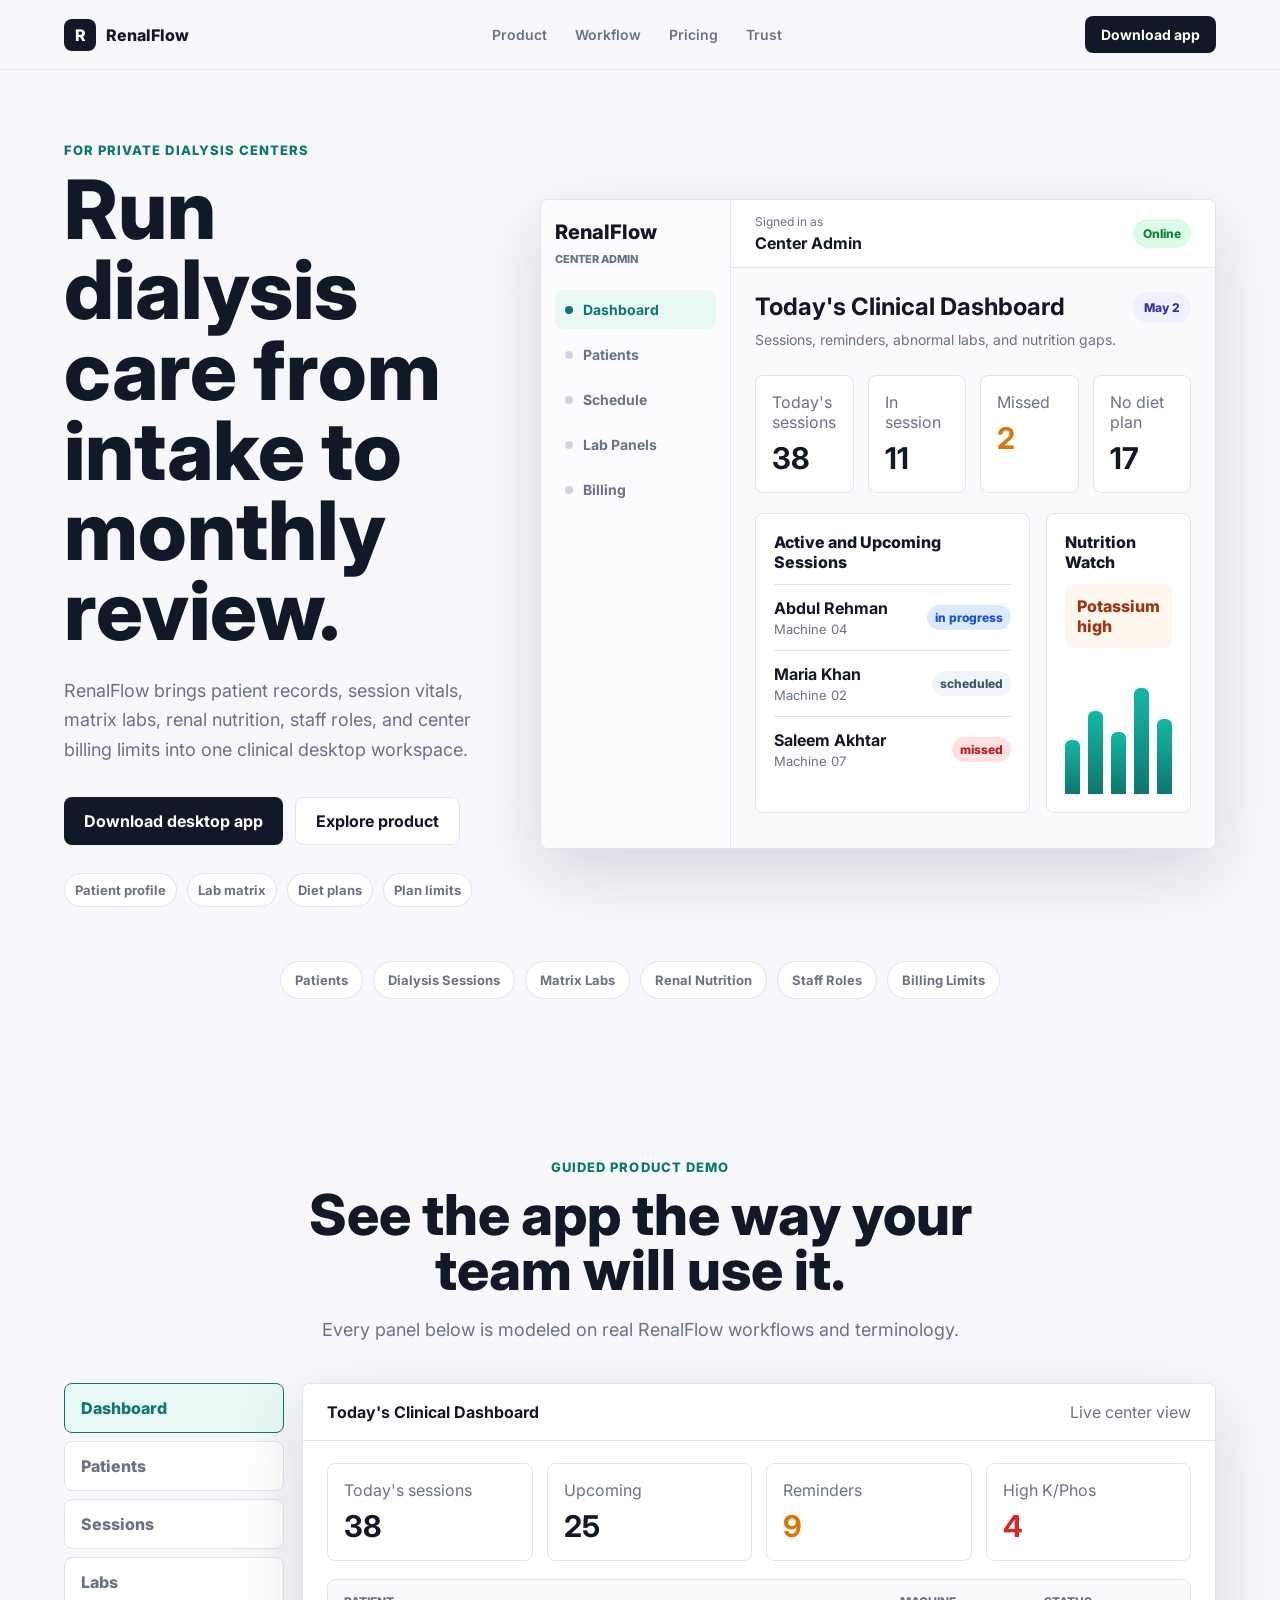
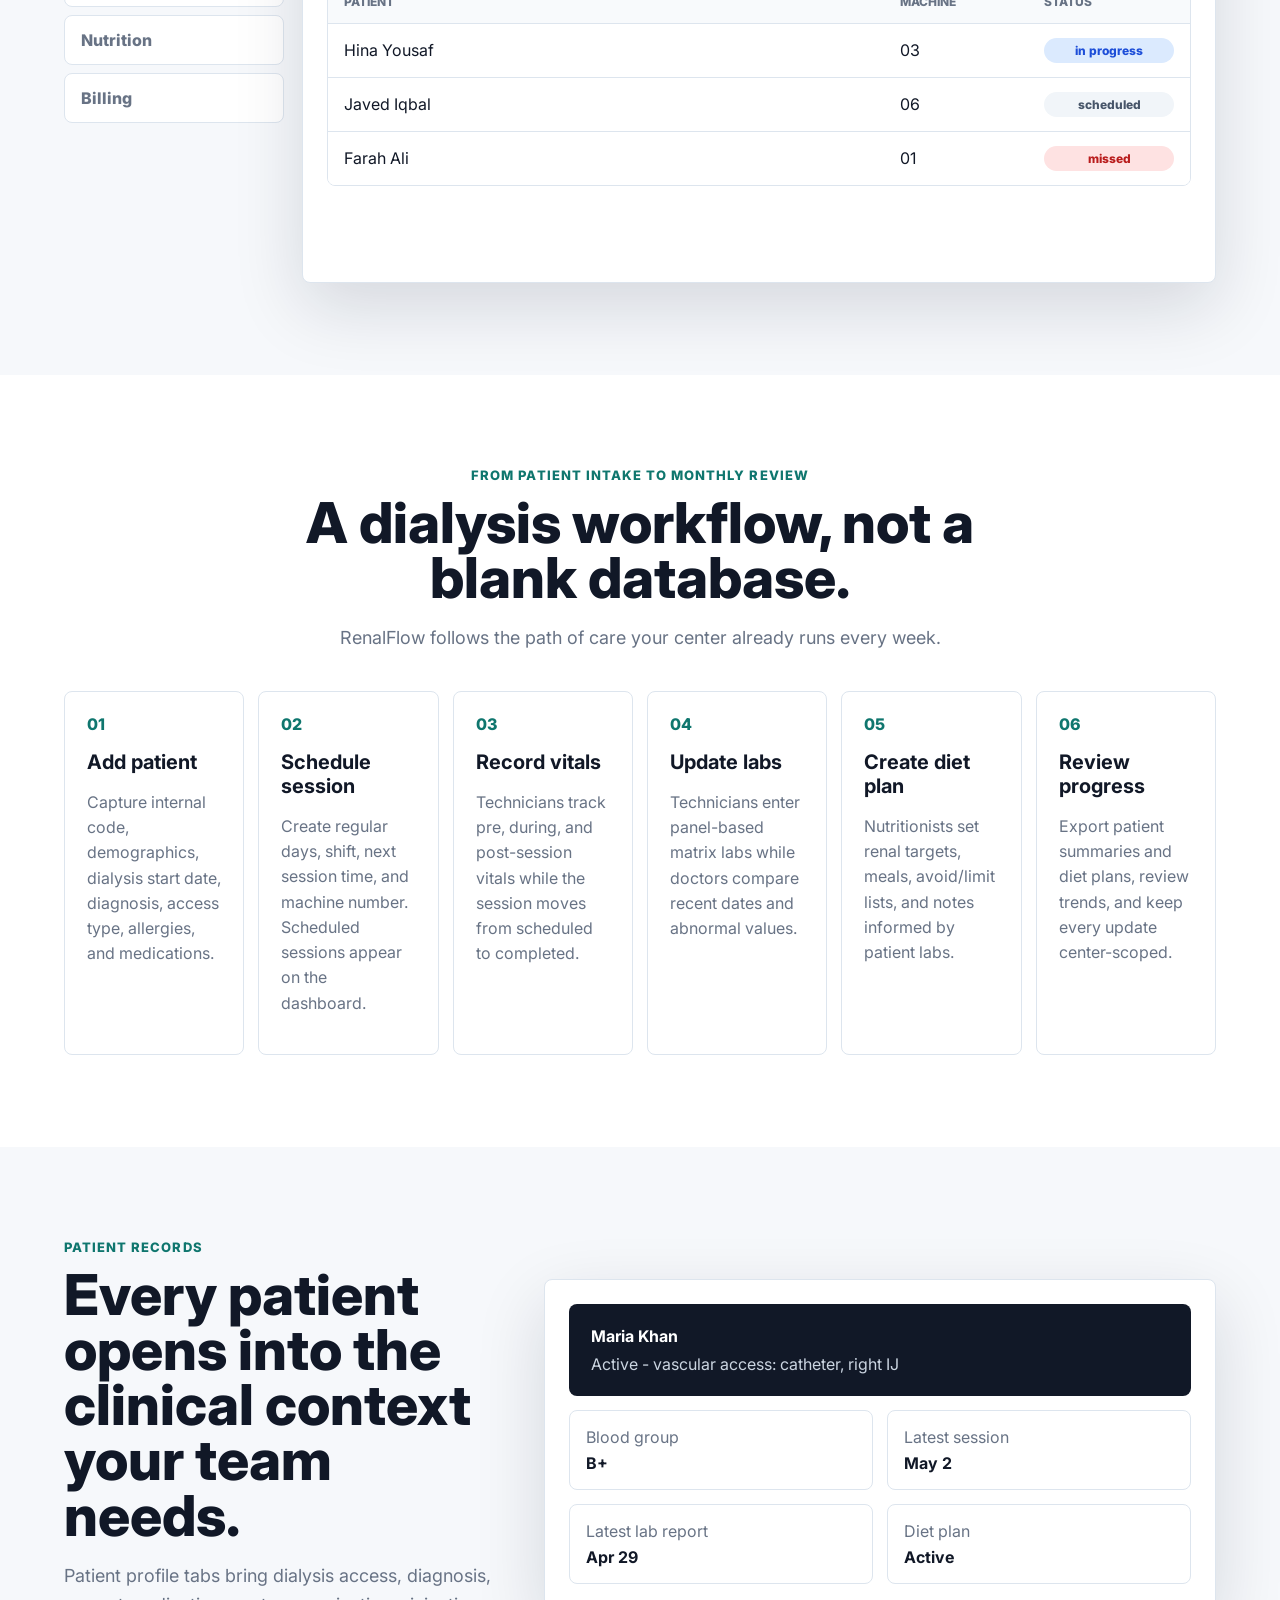
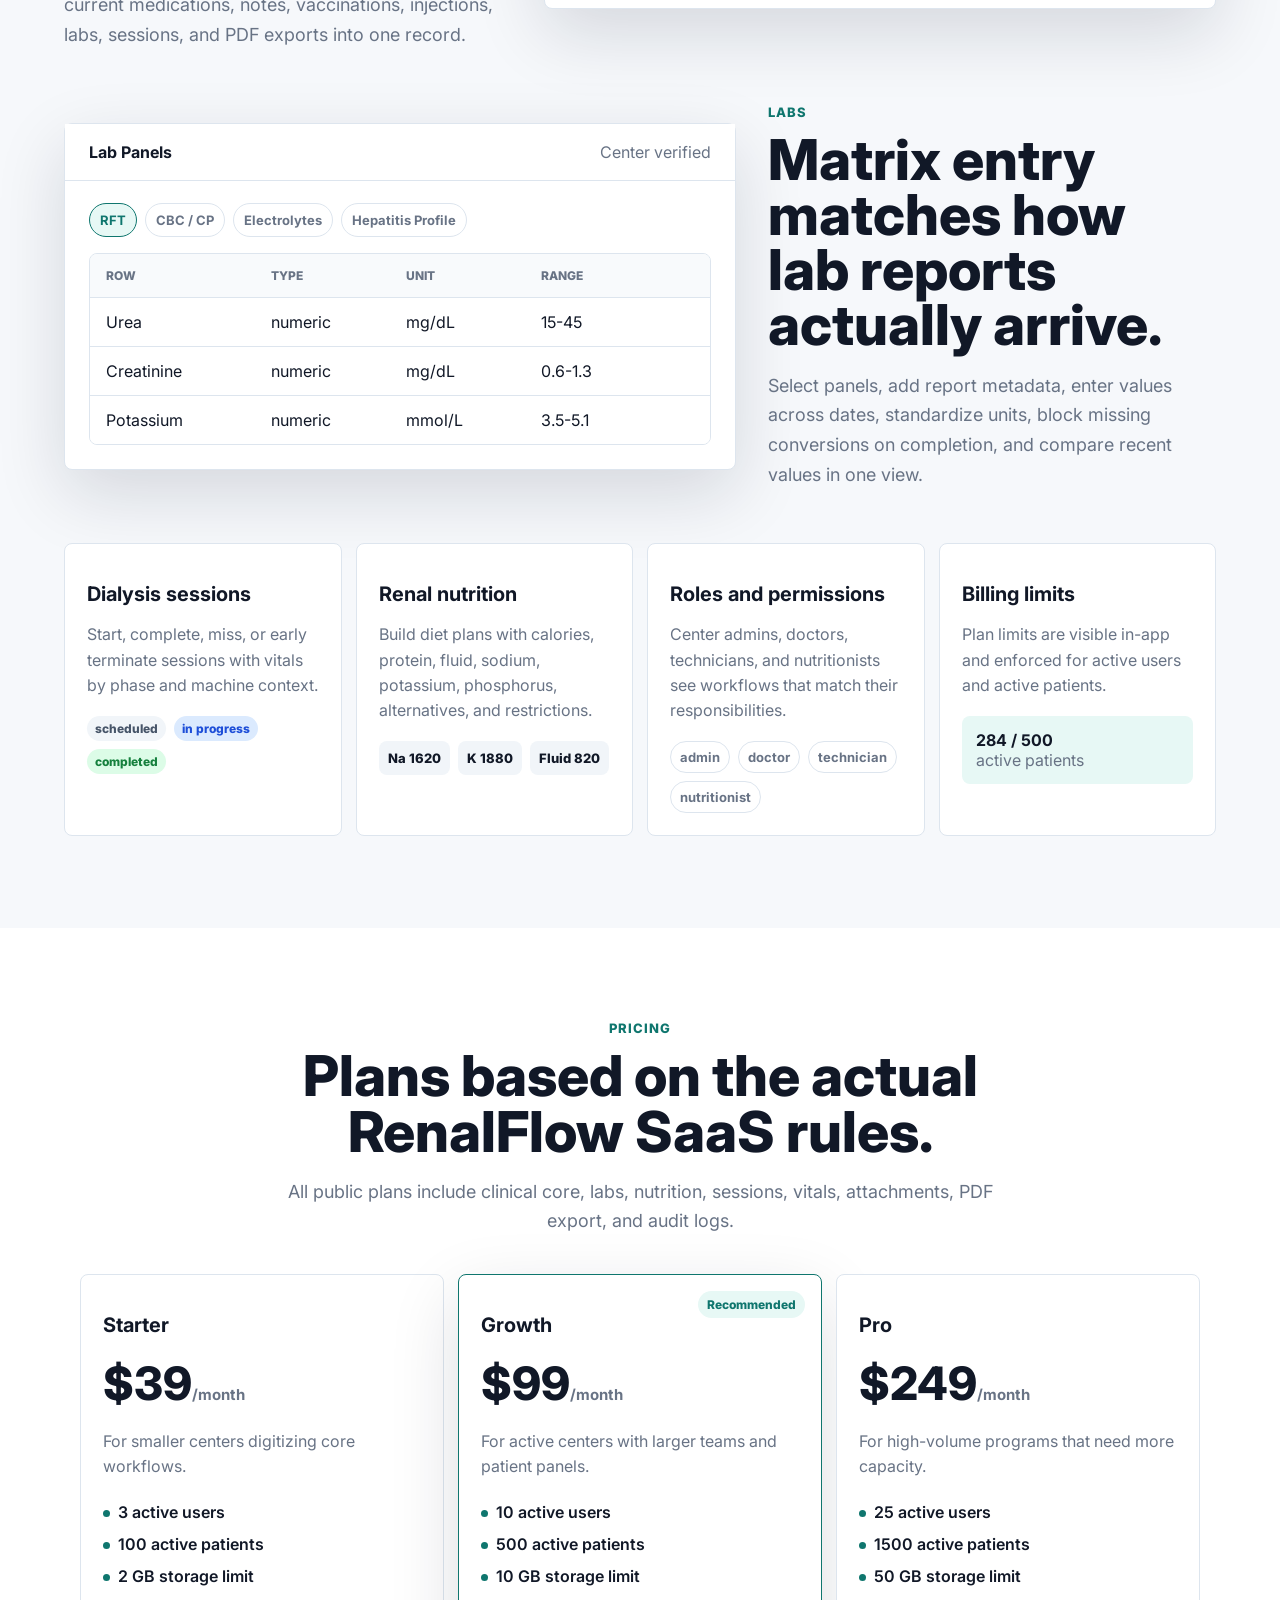
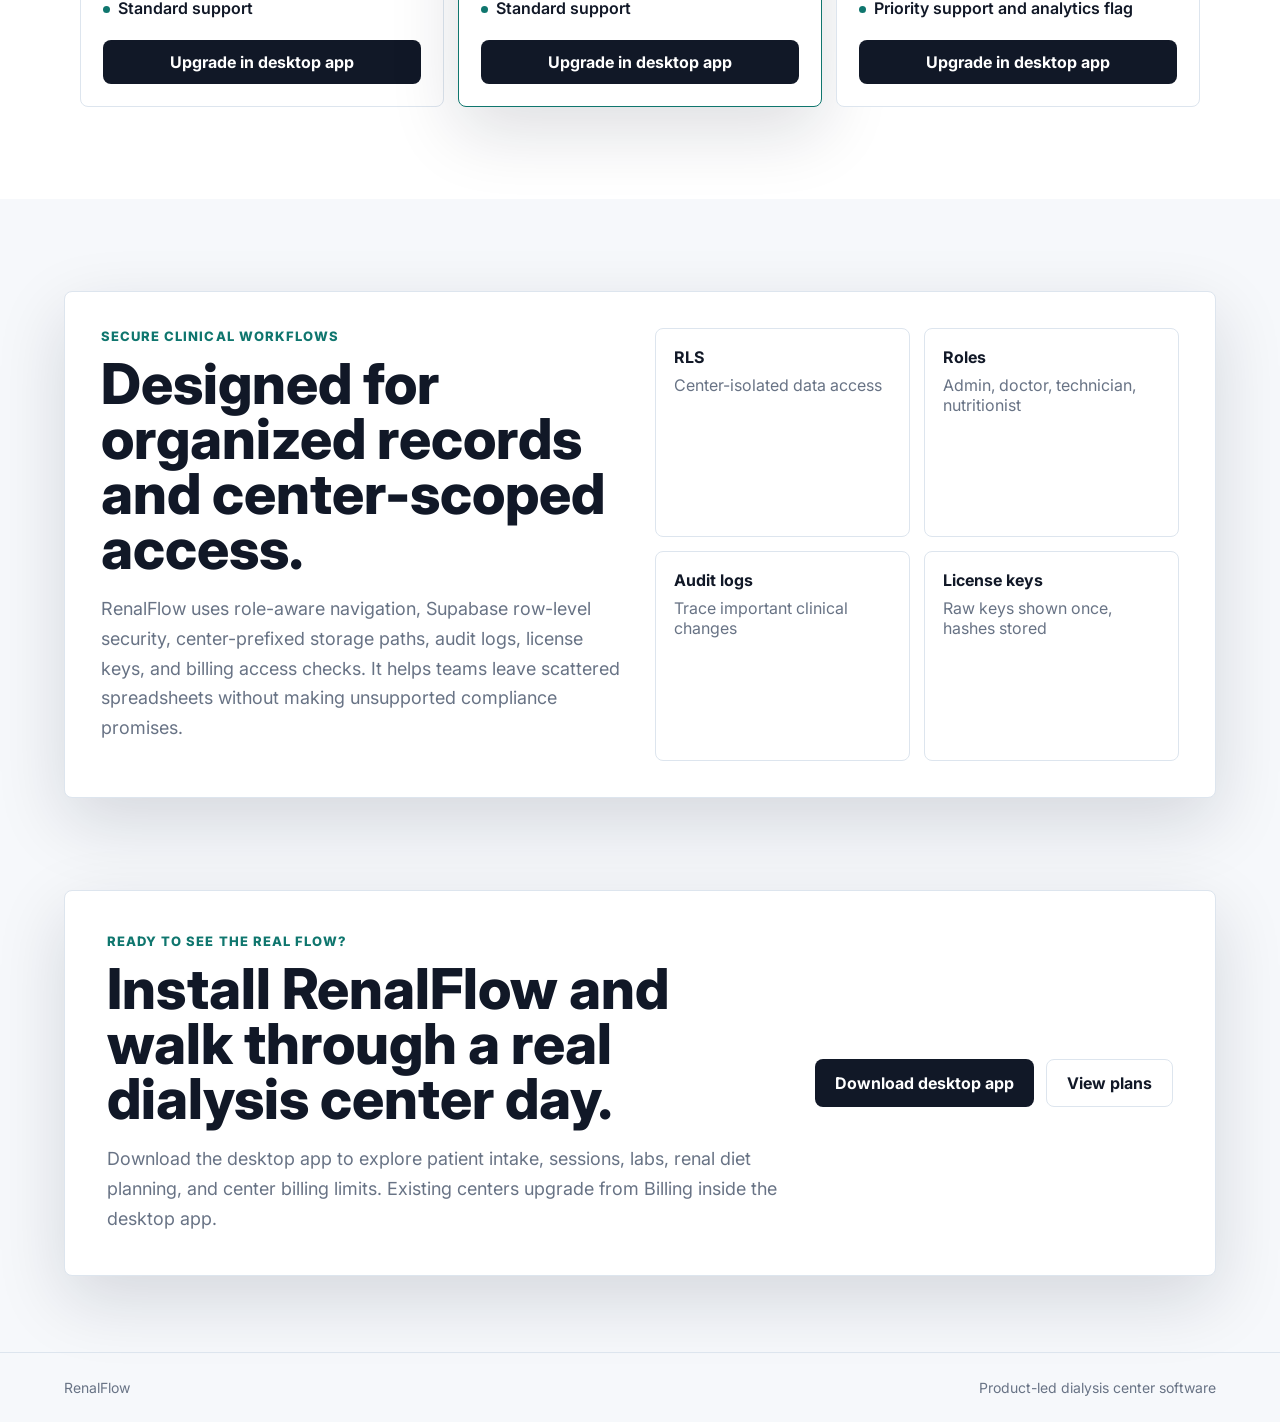
<file: index.html>
<!doctype html>
<html lang="en">
  <head>
    <meta charset="UTF-8" />
    <meta name="viewport" content="width=device-width, initial-scale=1.0" />
    <meta
      name="description"
      content="RenalFlow is product-led dialysis center software for patient records, dialysis sessions, matrix labs, nutrition planning, staff roles, and billing limits."
    />
    <title>RenalFlow | Dialysis Center Software</title>
    <link rel="preconnect" href="https://fonts.googleapis.com" />
    <link rel="preconnect" href="https://fonts.gstatic.com" crossorigin />
    <link href="https://fonts.googleapis.com/css2?family=Inter:wght@400;500;600;700;800&display=swap" rel="stylesheet" />
    <link rel="stylesheet" href="styles.css" />
  </head>
  <body>
    <header class="site-header">
      <a class="brand" href="#top" aria-label="RenalFlow home">
        <span class="brand-mark">R</span>
        <span>RenalFlow</span>
      </a>
      <nav class="nav-links" aria-label="Primary navigation">
        <a href="#product">Product</a>
        <a href="#workflow">Workflow</a>
        <a href="#pricing">Pricing</a>
        <a href="#trust">Trust</a>
      </nav>
      <a class="header-cta" href="downloads/RenalFlow-Setup.exe" download>Download app</a>
    </header>

    <main id="top">
      <section class="hero">
        <div class="hero-copy">
          <div class="eyebrow">For private dialysis centers</div>
          <h1>Run dialysis care from intake to monthly review.</h1>
          <p>
            RenalFlow brings patient records, session vitals, matrix labs, renal nutrition, staff roles,
            and center billing limits into one clinical desktop workspace.
          </p>
          <div class="hero-actions">
            <a class="button primary" href="downloads/RenalFlow-Setup.exe" download>Download desktop app</a>
            <a class="button secondary" href="#product">Explore product</a>
          </div>
          <div class="hero-proof" aria-label="Product highlights">
            <span>Patient profile</span>
            <span>Lab matrix</span>
            <span>Diet plans</span>
            <span>Plan limits</span>
          </div>
        </div>

        <div class="hero-product" aria-label="RenalFlow dashboard mock interface">
          <div class="app-shell">
            <aside class="app-sidebar">
              <div class="app-logo">RenalFlow</div>
              <div class="role-pill">center admin</div>
              <div class="side-item active"><span></span>Dashboard</div>
              <div class="side-item"><span></span>Patients</div>
              <div class="side-item"><span></span>Schedule</div>
              <div class="side-item"><span></span>Lab Panels</div>
              <div class="side-item"><span></span>Billing</div>
            </aside>
            <section class="app-main">
              <div class="app-topbar">
                <div>
                  <small>Signed in as</small>
                  <strong>Center Admin</strong>
                </div>
                <span class="status-online">Online</span>
              </div>
              <div class="screen-heading">
                <div>
                  <h2>Today's Clinical Dashboard</h2>
                  <p>Sessions, reminders, abnormal labs, and nutrition gaps.</p>
                </div>
                <span class="date-chip">May 2</span>
              </div>
              <div class="metric-grid">
                <div class="metric-card"><span>Today's sessions</span><strong>38</strong></div>
                <div class="metric-card"><span>In session</span><strong>11</strong></div>
                <div class="metric-card warn"><span>Missed</span><strong>2</strong></div>
                <div class="metric-card"><span>No diet plan</span><strong>17</strong></div>
              </div>
              <div class="dashboard-panels">
                <div class="panel wide">
                  <div class="panel-title">Active and Upcoming Sessions</div>
                  <div class="session-row">
                    <div><strong>Abdul Rehman</strong><span>Machine 04</span></div>
                    <em class="badge blue">in progress</em>
                  </div>
                  <div class="session-row">
                    <div><strong>Maria Khan</strong><span>Machine 02</span></div>
                    <em class="badge neutral">scheduled</em>
                  </div>
                  <div class="session-row">
                    <div><strong>Saleem Akhtar</strong><span>Machine 07</span></div>
                    <em class="badge danger">missed</em>
                  </div>
                </div>
                <div class="panel">
                  <div class="panel-title">Nutrition Watch</div>
                  <div class="lab-alert">Potassium high</div>
                  <div class="mini-chart">
                    <span style="height: 42%"></span>
                    <span style="height: 64%"></span>
                    <span style="height: 48%"></span>
                    <span style="height: 82%"></span>
                    <span style="height: 58%"></span>
                  </div>
                </div>
              </div>
            </section>
          </div>
        </div>
      </section>

      <section class="logos" aria-label="RenalFlow product areas">
        <span>Patients</span>
        <span>Dialysis Sessions</span>
        <span>Matrix Labs</span>
        <span>Renal Nutrition</span>
        <span>Staff Roles</span>
        <span>Billing Limits</span>
      </section>

      <section class="section product-tour" id="product">
        <div class="section-heading">
          <div class="eyebrow">Guided product demo</div>
          <h2>See the app the way your team will use it.</h2>
          <p>Every panel below is modeled on real RenalFlow workflows and terminology.</p>
        </div>

        <div class="tour-layout">
          <div class="tour-tabs" role="tablist" aria-label="Product workflow tabs">
            <button class="tour-tab active" data-tour="dashboard" type="button">Dashboard</button>
            <button class="tour-tab" data-tour="patients" type="button">Patients</button>
            <button class="tour-tab" data-tour="sessions" type="button">Sessions</button>
            <button class="tour-tab" data-tour="labs" type="button">Labs</button>
            <button class="tour-tab" data-tour="nutrition" type="button">Nutrition</button>
            <button class="tour-tab" data-tour="billing" type="button">Billing</button>
          </div>

          <div class="tour-screen" data-active-tour="dashboard">
            <article class="tour-panel active" data-panel="dashboard">
              <div class="mock-toolbar">
                <strong>Today's Clinical Dashboard</strong>
                <span>Live center view</span>
              </div>
              <div class="mock-grid four">
                <div class="mini-stat"><span>Today's sessions</span><strong>38</strong></div>
                <div class="mini-stat"><span>Upcoming</span><strong>25</strong></div>
                <div class="mini-stat amber"><span>Reminders</span><strong>9</strong></div>
                <div class="mini-stat red"><span>High K/Phos</span><strong>4</strong></div>
              </div>
              <div class="mock-table">
                <div class="table-row head"><span>Patient</span><span>Machine</span><span>Status</span></div>
                <div class="table-row"><span>Hina Yousaf</span><span>03</span><span class="badge blue">in progress</span></div>
                <div class="table-row"><span>Javed Iqbal</span><span>06</span><span class="badge neutral">scheduled</span></div>
                <div class="table-row"><span>Farah Ali</span><span>01</span><span class="badge danger">missed</span></div>
              </div>
            </article>

            <article class="tour-panel" data-panel="patients">
              <div class="mock-toolbar">
                <strong>Patient Profile</strong>
                <span>Code RF-2048</span>
              </div>
              <div class="patient-header-card">
                <div>
                  <strong>Abdul Rehman</strong>
                  <span>Active patient - AV fistula, left arm</span>
                </div>
                <button>Export PDF</button>
              </div>
              <div class="mock-grid three">
                <div class="info-card"><span>Diagnosis</span><strong>ESRD on maintenance HD</strong></div>
                <div class="info-card"><span>Dialysis start</span><strong>2024-10-18</strong></div>
                <div class="info-card"><span>Latest lab</span><strong>2026-04-29</strong></div>
              </div>
              <div class="note-card">Doctor note: Review fluid restriction after next post-session weight trend.</div>
            </article>

            <article class="tour-panel" data-panel="sessions">
              <div class="mock-toolbar">
                <strong>Dialysis Sessions</strong>
                <span>Created from Schedule</span>
              </div>
              <div class="session-flow">
                <span class="flow-step done">Scheduled</span>
                <span class="flow-step active">In progress</span>
                <span class="flow-step">Completed</span>
              </div>
              <div class="vitals-grid">
                <div><span>Phase</span><strong>during</strong></div>
                <div><span>BP</span><strong>142/88</strong></div>
                <div><span>Pulse</span><strong>84</strong></div>
                <div><span>Sugar</span><strong>126</strong></div>
                <div><span>SpO2</span><strong>98</strong></div>
              </div>
              <div class="session-actions"><button>Complete Session</button><button class="muted">Early terminate</button></div>
            </article>

            <article class="tour-panel" data-panel="labs">
              <div class="mock-toolbar">
                <strong>Matrix Lab Report</strong>
                <span>RFT + Electrolytes</span>
              </div>
              <div class="matrix-table">
                <div class="matrix-row head"><span>Test</span><span>Unit</span><span>Apr 01</span><span>Apr 15</span><span>Apr 29</span></div>
                <div class="matrix-row"><span>Creatinine</span><span>mg/dL</span><span>7.1</span><span>7.8</span><span class="cell-high">8.2</span></div>
                <div class="matrix-row"><span>Potassium</span><span>mmol/L</span><span>4.9</span><span>5.2</span><span class="cell-high">5.8</span></div>
                <div class="matrix-row"><span>Albumin</span><span>g/dL</span><span>3.8</span><span>3.7</span><span>3.9</span></div>
                <div class="matrix-row"><span>Hemoglobin</span><span>g/dL</span><span>10.2</span><span>10.6</span><span>10.4</span></div>
              </div>
            </article>

            <article class="tour-panel" data-panel="nutrition">
              <div class="mock-toolbar">
                <strong>Nutrition</strong>
                <span>Active renal diet plan</span>
              </div>
              <div class="nutrition-targets">
                <div><span>Fluid</span><strong>900 mL/day</strong></div>
                <div><span>Sodium</span><strong>1800 mg/day</strong></div>
                <div><span>Potassium</span><strong>2000 mg/day</strong></div>
                <div><span>Phosphorus</span><strong>900 mg/day</strong></div>
              </div>
              <div class="meal-list">
                <div><strong>08:00 Breakfast</strong><span>Egg white, toast, measured tea</span></div>
                <div><strong>13:30 Lunch</strong><span>Chicken, rice, low potassium vegetables</span></div>
                <div><strong>Avoid / Limit</strong><span>Banana, cola drinks, high sodium pickles</span></div>
              </div>
            </article>

            <article class="tour-panel" data-panel="billing">
              <div class="mock-toolbar">
                <strong>Billing</strong>
                <span>Center admin only</span>
              </div>
              <div class="billing-status">
                <div><span>Plan</span><strong>Growth</strong></div>
                <div><span>Status</span><strong>trialing</strong></div>
                <div><span>Users</span><strong>6 / 10</strong></div>
                <div><span>Patients</span><strong>284 / 500</strong></div>
              </div>
              <div class="usage-bar"><span style="width: 57%"></span></div>
              <div class="license-card">License key prefix: RF-9K2A - raw keys are shown once.</div>
            </article>
          </div>
        </div>
      </section>

      <section class="section workflow" id="workflow">
        <div class="section-heading">
          <div class="eyebrow">From patient intake to monthly review</div>
          <h2>A dialysis workflow, not a blank database.</h2>
          <p>RenalFlow follows the path of care your center already runs every week.</p>
        </div>
        <div class="timeline">
          <article>
            <span>01</span>
            <h3>Add patient</h3>
            <p>Capture internal code, demographics, dialysis start date, diagnosis, access type, allergies, and medications.</p>
          </article>
          <article>
            <span>02</span>
            <h3>Schedule session</h3>
            <p>Create regular days, shift, next session time, and machine number. Scheduled sessions appear on the dashboard.</p>
          </article>
          <article>
            <span>03</span>
            <h3>Record vitals</h3>
            <p>Technicians track pre, during, and post-session vitals while the session moves from scheduled to completed.</p>
          </article>
          <article>
            <span>04</span>
            <h3>Update labs</h3>
            <p>Technicians enter panel-based matrix labs while doctors compare recent dates and abnormal values.</p>
          </article>
          <article>
            <span>05</span>
            <h3>Create diet plan</h3>
            <p>Nutritionists set renal targets, meals, avoid/limit lists, and notes informed by patient labs.</p>
          </article>
          <article>
            <span>06</span>
            <h3>Review progress</h3>
            <p>Export patient summaries and diet plans, review trends, and keep every update center-scoped.</p>
          </article>
        </div>
      </section>

      <section class="section showcases">
        <div class="showcase">
          <div class="showcase-copy">
            <div class="eyebrow">Patient records</div>
            <h2>Every patient opens into the clinical context your team needs.</h2>
            <p>
              Patient profile tabs bring dialysis access, diagnosis, current medications, notes, vaccinations,
              injections, labs, sessions, and PDF exports into one record.
            </p>
          </div>
          <div class="patient-mock">
            <div class="patient-banner">
              <strong>Maria Khan</strong>
              <span>Active - vascular access: catheter, right IJ</span>
            </div>
            <div class="patient-cards">
              <div><span>Blood group</span><strong>B+</strong></div>
              <div><span>Latest session</span><strong>May 2</strong></div>
              <div><span>Latest lab report</span><strong>Apr 29</strong></div>
              <div><span>Diet plan</span><strong>Active</strong></div>
            </div>
          </div>
        </div>

        <div class="showcase reverse">
          <div class="lab-mock">
            <div class="mock-toolbar">
              <strong>Lab Panels</strong>
              <span>Center verified</span>
            </div>
            <div class="panel-picker">
              <span class="selected">RFT</span>
              <span>CBC / CP</span>
              <span>Electrolytes</span>
              <span>Hepatitis Profile</span>
            </div>
            <div class="matrix-table compact">
              <div class="matrix-row head"><span>Row</span><span>Type</span><span>Unit</span><span>Range</span></div>
              <div class="matrix-row"><span>Urea</span><span>numeric</span><span>mg/dL</span><span>15-45</span></div>
              <div class="matrix-row"><span>Creatinine</span><span>numeric</span><span>mg/dL</span><span>0.6-1.3</span></div>
              <div class="matrix-row"><span>Potassium</span><span>numeric</span><span>mmol/L</span><span>3.5-5.1</span></div>
            </div>
          </div>
          <div class="showcase-copy">
            <div class="eyebrow">Labs</div>
            <h2>Matrix entry matches how lab reports actually arrive.</h2>
            <p>
              Select panels, add report metadata, enter values across dates, standardize units,
              block missing conversions on completion, and compare recent values in one view.
            </p>
          </div>
        </div>

        <div class="feature-grid">
          <article>
            <h3>Dialysis sessions</h3>
            <p>Start, complete, miss, or early terminate sessions with vitals by phase and machine context.</p>
            <div class="mini-ui">
              <span class="badge neutral">scheduled</span>
              <span class="badge blue">in progress</span>
              <span class="badge good">completed</span>
            </div>
          </article>
          <article>
            <h3>Renal nutrition</h3>
            <p>Build diet plans with calories, protein, fluid, sodium, potassium, phosphorus, alternatives, and restrictions.</p>
            <div class="mini-ui nutrient">
              <span>Na 1620</span>
              <span>K 1880</span>
              <span>Fluid 820</span>
            </div>
          </article>
          <article>
            <h3>Roles and permissions</h3>
            <p>Center admins, doctors, technicians, and nutritionists see workflows that match their responsibilities.</p>
            <div class="role-list"><span>admin</span><span>doctor</span><span>technician</span><span>nutritionist</span></div>
          </article>
          <article>
            <h3>Billing limits</h3>
            <p>Plan limits are visible in-app and enforced for active users and active patients.</p>
            <div class="limit-card"><strong>284 / 500</strong><span>active patients</span></div>
          </article>
        </div>
      </section>

      <section class="section pricing" id="pricing">
        <div class="section-heading">
          <div class="eyebrow">Pricing</div>
          <h2>Plans based on the actual RenalFlow SaaS rules.</h2>
          <p>All public plans include clinical core, labs, nutrition, sessions, vitals, attachments, PDF export, and audit logs.</p>
        </div>
        <div class="pricing-grid">
          <article class="price-card">
            <h3>Starter</h3>
            <div class="price">$39<span>/month</span></div>
            <p>For smaller centers digitizing core workflows.</p>
            <ul>
              <li>3 active users</li>
              <li>100 active patients</li>
              <li>2 GB storage limit</li>
              <li>Standard support</li>
            </ul>
            <a href="#cta">Upgrade in desktop app</a>
          </article>
          <article class="price-card featured">
            <div class="recommended">Recommended</div>
            <h3>Growth</h3>
            <div class="price">$99<span>/month</span></div>
            <p>For active centers with larger teams and patient panels.</p>
            <ul>
              <li>10 active users</li>
              <li>500 active patients</li>
              <li>10 GB storage limit</li>
              <li>Standard support</li>
            </ul>
            <a href="#cta">Upgrade in desktop app</a>
          </article>
          <article class="price-card">
            <h3>Pro</h3>
            <div class="price">$249<span>/month</span></div>
            <p>For high-volume programs that need more capacity.</p>
            <ul>
              <li>25 active users</li>
              <li>1500 active patients</li>
              <li>50 GB storage limit</li>
              <li>Priority support and analytics flag</li>
            </ul>
            <a href="#cta">Upgrade in desktop app</a>
          </article>
        </div>
      </section>

      <section class="section trust" id="trust">
        <div class="trust-card">
          <div>
            <div class="eyebrow">Secure clinical workflows</div>
            <h2>Designed for organized records and center-scoped access.</h2>
            <p>
              RenalFlow uses role-aware navigation, Supabase row-level security, center-prefixed storage paths,
              audit logs, license keys, and billing access checks. It helps teams leave scattered spreadsheets
              without making unsupported compliance promises.
            </p>
          </div>
          <div class="trust-grid">
            <div><strong>RLS</strong><span>Center-isolated data access</span></div>
            <div><strong>Roles</strong><span>Admin, doctor, technician, nutritionist</span></div>
            <div><strong>Audit logs</strong><span>Trace important clinical changes</span></div>
            <div><strong>License keys</strong><span>Raw keys shown once, hashes stored</span></div>
          </div>
        </div>
      </section>

      <section class="final-cta" id="cta">
        <div>
          <div class="eyebrow">Ready to see the real flow?</div>
          <h2>Install RenalFlow and walk through a real dialysis center day.</h2>
          <p>Download the desktop app to explore patient intake, sessions, labs, renal diet planning, and center billing limits. Existing centers upgrade from Billing inside the desktop app.</p>
        </div>
        <div class="cta-actions">
          <a class="button primary" href="downloads/RenalFlow-Setup.exe" download>Download desktop app</a>
          <a class="button secondary" href="#pricing">View plans</a>
        </div>
      </section>
    </main>

    <footer class="footer">
      <span>RenalFlow</span>
      <span>Product-led dialysis center software</span>
    </footer>

    <script src="script.js"></script>
  </body>
</html>
</file>
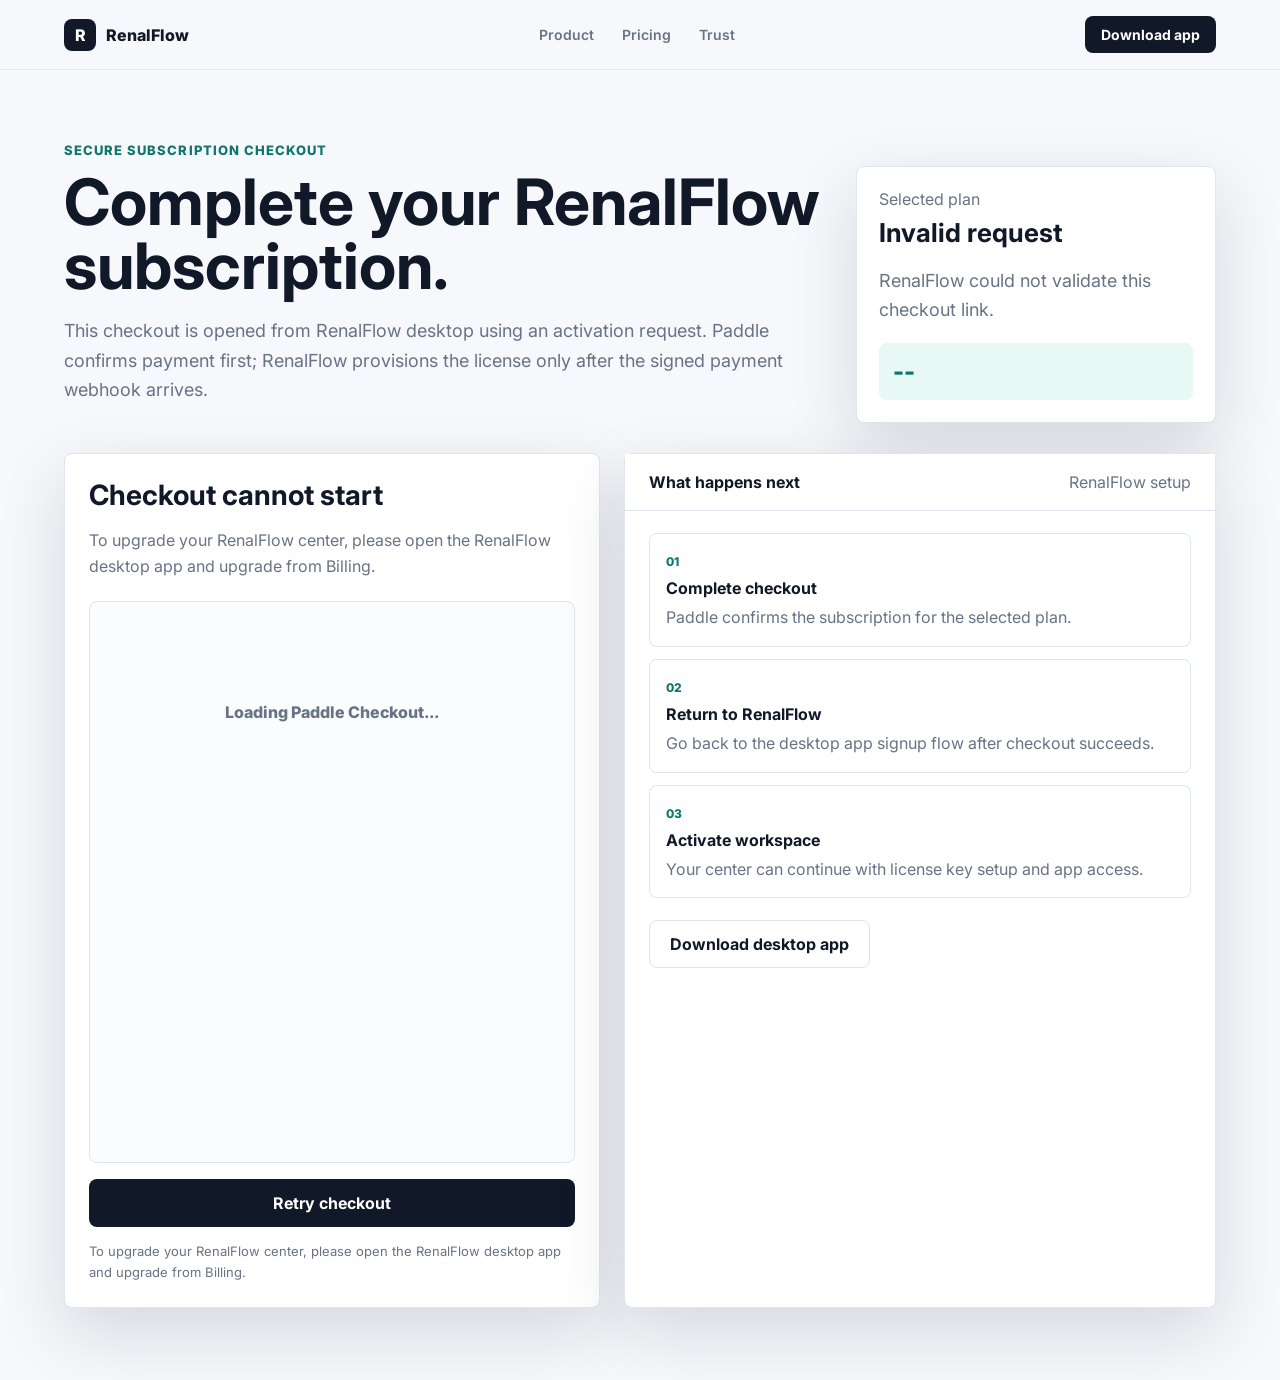
<file: paddle-checkout/index.html>
<!doctype html>
<html lang="en">
  <head>
    <meta charset="UTF-8" />
    <meta name="viewport" content="width=device-width, initial-scale=1.0" />
    <meta name="description" content="RenalFlow Paddle checkout for desktop app subscription plans." />
    <title>RenalFlow Checkout</title>
    <link rel="preconnect" href="https://fonts.googleapis.com" />
    <link rel="preconnect" href="https://fonts.gstatic.com" crossorigin />
    <link href="https://fonts.googleapis.com/css2?family=Inter:wght@400;500;600;700;800&display=swap" rel="stylesheet" />
    <link rel="stylesheet" href="../styles.css" />
    <script src="https://cdn.paddle.com/paddle/v2/paddle.js"></script>
  </head>
  <body class="checkout-body">
    <header class="site-header">
      <a class="brand" href="../index.html" aria-label="RenalFlow home">
        <span class="brand-mark">R</span>
        <span>RenalFlow</span>
      </a>
      <nav class="nav-links" aria-label="Checkout navigation">
        <a href="../index.html#product">Product</a>
        <a href="../index.html#pricing">Pricing</a>
        <a href="../index.html#trust">Trust</a>
      </nav>
      <a class="header-cta" href="../downloads/RenalFlow-Setup.exe" download>Download app</a>
    </header>

    <main class="checkout-page">
      <section class="checkout-hero">
        <div>
          <div class="eyebrow">Secure subscription checkout</div>
          <h1>Complete your RenalFlow subscription.</h1>
          <p>
            This checkout is opened from RenalFlow desktop using an activation request. Paddle confirms payment first;
            RenalFlow provisions the license only after the signed payment webhook arrives.
          </p>
        </div>

        <aside class="checkout-summary" aria-label="Selected RenalFlow plan">
          <span>Selected plan</span>
          <strong id="selected-plan-name">Loading</strong>
          <p id="selected-plan-details">Checking the selected plan and activation request.</p>
          <div class="checkout-price" id="selected-plan-price">...</div>
        </aside>
      </section>

      <section class="checkout-layout">
        <div class="checkout-card">
          <h2 id="checkout-card-title">Preparing checkout...</h2>
          <p id="checkout-card-copy">
            RenalFlow is validating your activation request before opening Paddle Checkout.
          </p>

          <div class="checkout-frame-shell">
            <div id="paddle-checkout-frame" class="paddle-checkout-frame">
              <div class="checkout-loading">Loading Paddle Checkout...</div>
            </div>
          </div>

          <button class="button primary checkout-button" id="open-checkout" type="button">Retry checkout</button>
          <p class="checkout-note" id="checkout-message">
            Keep this page open until Paddle confirms the subscription.
          </p>
        </div>

        <div class="checkout-product-card">
          <div class="mock-toolbar">
            <strong>What happens next</strong>
            <span>RenalFlow setup</span>
          </div>
          <div class="checkout-steps">
            <div><span>01</span><strong>Complete checkout</strong><p>Paddle confirms the subscription for the selected plan.</p></div>
            <div><span>02</span><strong>Return to RenalFlow</strong><p>Go back to the desktop app signup flow after checkout succeeds.</p></div>
            <div><span>03</span><strong>Activate workspace</strong><p>Your center can continue with license key setup and app access.</p></div>
          </div>
          <a class="button secondary" href="../downloads/RenalFlow-Setup.exe" download>Download desktop app</a>
        </div>
      </section>
    </main>

    <script src="checkout.js"></script>
  </body>
</html>
</file>
<file: styles.css>
:root {
  --ink: #111827;
  --muted: #687385;
  --line: #dde5ee;
  --surface: #f6f8fb;
  --panel: #ffffff;
  --teal: #0f766e;
  --teal-2: #14b8a6;
  --blue: #2563eb;
  --amber: #d97706;
  --red: #dc2626;
  --green: #16a34a;
  --shadow: 0 24px 70px rgba(17, 24, 39, 0.14);
  --radius: 8px;
}

* {
  box-sizing: border-box;
}

html {
  scroll-behavior: smooth;
}

body {
  margin: 0;
  background: var(--surface);
  color: var(--ink);
  font-family: Inter, system-ui, -apple-system, BlinkMacSystemFont, "Segoe UI", sans-serif;
  letter-spacing: 0;
}

a {
  color: inherit;
  text-decoration: none;
}

button,
input {
  font: inherit;
}

.site-header {
  position: sticky;
  top: 0;
  z-index: 20;
  display: flex;
  align-items: center;
  justify-content: space-between;
  padding: 16px clamp(20px, 5vw, 64px);
  border-bottom: 1px solid rgba(221, 229, 238, 0.82);
  background: rgba(246, 248, 251, 0.86);
  backdrop-filter: blur(18px);
}

.brand,
.nav-links,
.hero-actions,
.hero-proof,
.cta-actions {
  display: flex;
  align-items: center;
}

.brand {
  gap: 10px;
  font-weight: 800;
}

.brand-mark {
  display: grid;
  width: 32px;
  height: 32px;
  place-items: center;
  border-radius: 8px;
  background: var(--ink);
  color: white;
}

.nav-links {
  gap: 28px;
  color: var(--muted);
  font-size: 14px;
  font-weight: 600;
}

.nav-links a:hover {
  color: var(--ink);
}

.header-cta,
.button,
.price-card a {
  border-radius: 8px;
  font-weight: 700;
}

.header-cta {
  padding: 10px 16px;
  background: var(--ink);
  color: white;
  font-size: 14px;
}

.hero {
  display: grid;
  grid-template-columns: minmax(320px, 0.78fr) minmax(560px, 1.22fr);
  gap: 44px;
  align-items: center;
  min-height: calc(100vh - 66px);
  padding: 72px clamp(20px, 5vw, 64px) 54px;
}

.eyebrow {
  color: var(--teal);
  font-size: 13px;
  font-weight: 800;
  letter-spacing: 0.08em;
  text-transform: uppercase;
}

.hero h1,
.section-heading h2,
.showcase-copy h2,
.trust-card h2,
.final-cta h2 {
  margin: 12px 0 0;
  color: var(--ink);
  font-weight: 800;
  line-height: 0.98;
  letter-spacing: 0;
}

.hero h1 {
  max-width: 760px;
  font-size: clamp(48px, 6.4vw, 86px);
}

.hero p,
.section-heading p,
.showcase-copy p,
.trust-card p,
.final-cta p {
  color: var(--muted);
  font-size: 18px;
  line-height: 1.65;
}

.hero p {
  max-width: 650px;
  margin: 24px 0 0;
}

.hero-actions {
  gap: 12px;
  margin-top: 32px;
}

.button {
  display: inline-flex;
  min-height: 48px;
  align-items: center;
  justify-content: center;
  padding: 0 20px;
}

.button.primary {
  background: var(--ink);
  color: white;
}

.button.secondary {
  border: 1px solid var(--line);
  background: white;
  color: var(--ink);
}

.hero-proof {
  flex-wrap: wrap;
  gap: 10px;
  margin-top: 28px;
}

.hero-proof span,
.logos span,
.role-list span,
.panel-picker span {
  border: 1px solid var(--line);
  border-radius: 999px;
  background: white;
  color: var(--muted);
  font-size: 13px;
  font-weight: 700;
}

.hero-proof span {
  padding: 8px 10px;
}

.hero-product {
  min-width: 0;
}

.app-shell,
.tour-screen,
.patient-mock,
.lab-mock,
.trust-card,
.final-cta {
  border: 1px solid var(--line);
  border-radius: var(--radius);
  background: var(--panel);
  box-shadow: var(--shadow);
}

.app-shell {
  display: grid;
  grid-template-columns: 190px 1fr;
  min-height: 650px;
  overflow: hidden;
}

.app-sidebar {
  border-right: 1px solid var(--line);
  background: #fbfcfe;
  padding: 20px 14px;
}

.app-logo {
  font-size: 20px;
  font-weight: 800;
}

.role-pill {
  margin: 8px 0 24px;
  color: var(--muted);
  font-size: 11px;
  font-weight: 800;
  text-transform: uppercase;
}

.side-item {
  display: flex;
  gap: 10px;
  align-items: center;
  margin-bottom: 6px;
  border-radius: 8px;
  padding: 11px 10px;
  color: var(--muted);
  font-size: 14px;
  font-weight: 700;
}

.side-item span {
  width: 8px;
  height: 8px;
  border-radius: 50%;
  background: #cbd5e1;
}

.side-item.active {
  background: #e7f8f5;
  color: var(--teal);
}

.side-item.active span {
  background: var(--teal);
}

.app-main {
  min-width: 0;
  background: #f8fafc;
}

.app-topbar,
.mock-toolbar {
  display: flex;
  align-items: center;
  justify-content: space-between;
  border-bottom: 1px solid var(--line);
  background: white;
}

.app-topbar {
  height: 68px;
  padding: 0 24px;
}

.app-topbar small,
.screen-heading p,
.metric-card span,
.session-row span,
.mock-toolbar span,
.mini-stat span,
.info-card span,
.vitals-grid span,
.nutrition-targets span,
.billing-status span,
.patient-cards span,
.trust-grid span,
.limit-card span {
  color: var(--muted);
}

.app-topbar small {
  display: block;
  margin-bottom: 4px;
  font-size: 12px;
}

.status-online,
.date-chip,
.badge {
  border-radius: 999px;
  font-size: 12px;
  font-style: normal;
  font-weight: 800;
}

.status-online {
  padding: 7px 10px;
  background: #dcfce7;
  color: #15803d;
}

.screen-heading {
  display: flex;
  justify-content: space-between;
  padding: 24px;
}

.screen-heading h2 {
  margin: 0;
  font-size: 24px;
}

.screen-heading p {
  margin: 7px 0 0;
  font-size: 14px;
}

.date-chip {
  align-self: start;
  padding: 8px 11px;
  background: #eef2ff;
  color: #3730a3;
}

.metric-grid,
.mock-grid,
.pricing-grid,
.feature-grid,
.trust-grid,
.patient-cards,
.nutrition-targets,
.billing-status,
.vitals-grid {
  display: grid;
  gap: 14px;
}

.metric-grid {
  grid-template-columns: repeat(4, 1fr);
  padding: 0 24px 20px;
}

.metric-card,
.mini-stat,
.info-card,
.vitals-grid div,
.nutrition-targets div,
.billing-status div,
.patient-cards div {
  border: 1px solid var(--line);
  border-radius: 8px;
  background: white;
  padding: 16px;
}

.metric-card strong,
.mini-stat strong {
  display: block;
  margin-top: 8px;
  font-size: 30px;
}

.info-card span,
.info-card strong,
.vitals-grid span,
.vitals-grid strong,
.nutrition-targets span,
.nutrition-targets strong,
.billing-status span,
.billing-status strong,
.patient-cards span,
.patient-cards strong {
  display: block;
}

.info-card strong,
.vitals-grid strong,
.nutrition-targets strong,
.billing-status strong,
.patient-cards strong {
  margin-top: 6px;
}

.metric-card.warn strong,
.mini-stat.amber strong {
  color: var(--amber);
}

.mini-stat.red strong {
  color: var(--red);
}

.dashboard-panels {
  display: grid;
  grid-template-columns: 1.35fr 0.65fr;
  gap: 16px;
  padding: 0 24px 24px;
}

.panel {
  border: 1px solid var(--line);
  border-radius: 8px;
  background: white;
  padding: 18px;
}

.panel-title {
  margin-bottom: 12px;
  font-weight: 800;
}

.session-row,
.table-row,
.matrix-row {
  display: grid;
  align-items: center;
  border-top: 1px solid var(--line);
}

.session-row {
  grid-template-columns: 1fr auto;
  gap: 12px;
  padding: 13px 0;
}

.session-row strong,
.session-row span {
  display: block;
}

.session-row span {
  margin-top: 3px;
  font-size: 13px;
}

.badge {
  display: inline-flex;
  align-items: center;
  justify-content: center;
  padding: 5px 8px;
  white-space: nowrap;
}

.badge.blue {
  background: #dbeafe;
  color: #1d4ed8;
}

.badge.neutral {
  background: #f1f5f9;
  color: #475569;
}

.badge.danger {
  background: #fee2e2;
  color: #b91c1c;
}

.badge.good {
  background: #dcfce7;
  color: #15803d;
}

.lab-alert {
  border-radius: 8px;
  background: #fff7ed;
  color: #9a3412;
  padding: 12px;
  font-weight: 800;
}

.mini-chart {
  display: flex;
  align-items: end;
  gap: 8px;
  height: 130px;
  margin-top: 16px;
}

.mini-chart span {
  width: 100%;
  border-radius: 6px 6px 0 0;
  background: linear-gradient(180deg, var(--teal-2), var(--teal));
}

.logos {
  display: flex;
  flex-wrap: wrap;
  gap: 10px;
  justify-content: center;
  padding: 0 20px 68px;
}

.logos span {
  padding: 10px 14px;
}

.section {
  padding: 92px clamp(20px, 5vw, 64px);
}

.section-heading {
  max-width: 760px;
  margin: 0 auto 38px;
  text-align: center;
}

.section-heading h2,
.showcase-copy h2,
.trust-card h2,
.final-cta h2 {
  font-size: clamp(36px, 4.4vw, 58px);
}

.section-heading p {
  margin: 18px auto 0;
}

.tour-layout {
  display: grid;
  grid-template-columns: 220px minmax(0, 1fr);
  gap: 18px;
  max-width: 1180px;
  margin: 0 auto;
}

.tour-tabs {
  display: grid;
  gap: 8px;
  align-content: start;
}

.tour-tab {
  border: 1px solid var(--line);
  border-radius: 8px;
  background: white;
  color: var(--muted);
  cursor: pointer;
  padding: 14px 16px;
  text-align: left;
  font-weight: 800;
}

.tour-tab.active {
  border-color: var(--teal);
  background: #e7f8f5;
  color: var(--teal);
}

.tour-screen {
  min-height: 500px;
  overflow: hidden;
}

.tour-panel {
  display: none;
  padding: 24px;
}

.tour-panel.active {
  display: block;
}

.mock-toolbar {
  margin: -24px -24px 22px;
  padding: 18px 24px;
}

.mock-grid.four {
  grid-template-columns: repeat(4, 1fr);
}

.mock-grid.three {
  grid-template-columns: repeat(3, 1fr);
}

.mock-table {
  margin-top: 18px;
  border: 1px solid var(--line);
  border-radius: 8px;
  overflow: hidden;
}

.table-row {
  grid-template-columns: 1fr 130px 130px;
  gap: 14px;
  padding: 14px 16px;
  background: white;
}

.table-row.head,
.matrix-row.head {
  border-top: 0;
  background: #f8fafc;
  color: var(--muted);
  font-size: 12px;
  font-weight: 800;
  text-transform: uppercase;
}

.patient-header-card {
  display: flex;
  justify-content: space-between;
  gap: 18px;
  border: 1px solid var(--line);
  border-radius: 8px;
  padding: 18px;
}

.patient-header-card strong,
.patient-header-card span {
  display: block;
}

.patient-header-card span {
  margin-top: 5px;
  color: var(--muted);
}

.patient-header-card button,
.session-actions button {
  border: 0;
  border-radius: 8px;
  background: var(--teal);
  color: white;
  padding: 10px 12px;
  font-weight: 800;
}

.note-card,
.license-card {
  margin-top: 16px;
  border: 1px solid #bfdbfe;
  border-radius: 8px;
  background: #eff6ff;
  color: #1e40af;
  padding: 16px;
  font-weight: 700;
}

.session-flow {
  display: grid;
  grid-template-columns: repeat(3, 1fr);
  gap: 12px;
}

.flow-step {
  border: 1px solid var(--line);
  border-radius: 8px;
  background: white;
  padding: 18px;
  color: var(--muted);
  font-weight: 800;
  text-align: center;
}

.flow-step.done {
  background: #ecfdf5;
  color: #047857;
}

.flow-step.active {
  border-color: #93c5fd;
  background: #eff6ff;
  color: #1d4ed8;
}

.vitals-grid {
  grid-template-columns: repeat(5, 1fr);
  margin-top: 18px;
}

.session-actions {
  display: flex;
  gap: 10px;
  margin-top: 18px;
}

.session-actions .muted {
  background: #475569;
}

.matrix-table {
  border: 1px solid var(--line);
  border-radius: 8px;
  overflow: hidden;
}

.matrix-row {
  grid-template-columns: 1.2fr 0.7fr repeat(3, 0.7fr);
  gap: 12px;
  padding: 14px 16px;
  background: white;
}

.matrix-table.compact .matrix-row {
  grid-template-columns: 1fr 0.8fr 0.8fr 1fr;
}

.cell-high {
  border-radius: 999px;
  background: #fee2e2;
  color: #b91c1c;
  padding: 5px 8px;
  font-weight: 800;
}

.nutrition-targets,
.billing-status {
  grid-template-columns: repeat(4, 1fr);
}

.meal-list {
  display: grid;
  gap: 10px;
  margin-top: 18px;
}

.meal-list div {
  border: 1px solid var(--line);
  border-radius: 8px;
  padding: 14px;
}

.meal-list strong,
.meal-list span {
  display: block;
}

.meal-list span {
  margin-top: 5px;
  color: var(--muted);
}

.usage-bar {
  height: 10px;
  margin-top: 18px;
  overflow: hidden;
  border-radius: 999px;
  background: #e2e8f0;
}

.usage-bar span {
  display: block;
  height: 100%;
  border-radius: inherit;
  background: var(--teal);
}

.workflow {
  background: white;
}

.timeline {
  display: grid;
  grid-template-columns: repeat(6, 1fr);
  gap: 14px;
}

.timeline article,
.feature-grid article,
.price-card {
  border: 1px solid var(--line);
  border-radius: 8px;
  background: var(--panel);
  padding: 22px;
}

.timeline span {
  color: var(--teal);
  font-weight: 800;
}

.timeline h3,
.feature-grid h3,
.price-card h3 {
  margin: 16px 0 8px;
  font-size: 20px;
}

.timeline p,
.feature-grid p,
.price-card p {
  color: var(--muted);
  line-height: 1.58;
}

.showcases {
  display: grid;
  gap: 54px;
}

.showcase {
  display: grid;
  grid-template-columns: 0.8fr 1.2fr;
  gap: 32px;
  align-items: center;
}

.showcase.reverse {
  grid-template-columns: 1.2fr 0.8fr;
}

.showcase-copy p {
  margin-bottom: 0;
}

.patient-mock,
.lab-mock {
  padding: 24px;
}

.patient-banner {
  border-radius: 8px;
  background: var(--ink);
  color: white;
  padding: 22px;
}

.patient-banner strong,
.patient-banner span {
  display: block;
}

.patient-banner span {
  margin-top: 8px;
  color: #cbd5e1;
}

.patient-cards {
  grid-template-columns: repeat(2, 1fr);
  margin-top: 14px;
}

.panel-picker {
  display: flex;
  flex-wrap: wrap;
  gap: 8px;
  margin-bottom: 16px;
}

.panel-picker span {
  padding: 8px 10px;
}

.panel-picker .selected {
  border-color: var(--teal);
  background: #e7f8f5;
  color: var(--teal);
}

.feature-grid {
  grid-template-columns: repeat(4, 1fr);
}

.mini-ui,
.role-list,
.limit-card {
  margin-top: 18px;
}

.mini-ui {
  display: flex;
  flex-wrap: wrap;
  gap: 8px;
}

.mini-ui.nutrient span {
  border-radius: 8px;
  background: #f1f5f9;
  padding: 9px;
  font-size: 13px;
  font-weight: 800;
}

.role-list {
  display: flex;
  flex-wrap: wrap;
  gap: 8px;
}

.role-list span {
  padding: 7px 9px;
}

.limit-card {
  border-radius: 8px;
  background: #e7f8f5;
  padding: 14px;
}

.limit-card strong,
.limit-card span {
  display: block;
}

.pricing {
  background: white;
}

.pricing-grid {
  grid-template-columns: repeat(3, 1fr);
  max-width: 1120px;
  margin: 0 auto;
}

.price-card {
  position: relative;
}

.price-card.featured {
  border-color: var(--teal);
  box-shadow: var(--shadow);
}

.recommended {
  position: absolute;
  top: 16px;
  right: 16px;
  border-radius: 999px;
  background: #e7f8f5;
  color: var(--teal);
  padding: 6px 9px;
  font-size: 12px;
  font-weight: 800;
}

.price {
  margin: 18px 0;
  font-size: 46px;
  font-weight: 800;
}

.price span {
  color: var(--muted);
  font-size: 15px;
  font-weight: 700;
}

.price-card ul {
  display: grid;
  gap: 12px;
  margin: 22px 0;
  padding: 0;
  list-style: none;
}

.price-card li {
  color: var(--ink);
  font-weight: 600;
}

.price-card li::before {
  content: "";
  display: inline-block;
  width: 7px;
  height: 7px;
  margin-right: 8px;
  border-radius: 50%;
  background: var(--teal);
  vertical-align: middle;
}

.price-card a {
  display: flex;
  min-height: 44px;
  align-items: center;
  justify-content: center;
  background: var(--ink);
  color: white;
}

.trust-card {
  display: grid;
  grid-template-columns: 1fr 1fr;
  gap: 30px;
  padding: 36px;
}

.trust-grid {
  grid-template-columns: repeat(2, 1fr);
}

.trust-grid div {
  border: 1px solid var(--line);
  border-radius: 8px;
  padding: 18px;
}

.trust-grid strong,
.trust-grid span {
  display: block;
}

.trust-grid strong {
  margin-bottom: 8px;
}

.final-cta {
  display: flex;
  align-items: center;
  justify-content: space-between;
  gap: 28px;
  margin: 0 clamp(20px, 5vw, 64px) 76px;
  padding: 42px;
}

.final-cta p {
  max-width: 720px;
  margin-bottom: 0;
}

.cta-actions {
  gap: 12px;
  flex-shrink: 0;
}

.footer {
  display: flex;
  justify-content: space-between;
  gap: 18px;
  border-top: 1px solid var(--line);
  padding: 26px clamp(20px, 5vw, 64px);
  color: var(--muted);
  font-size: 14px;
}

.checkout-body {
  min-height: 100vh;
  background: var(--surface);
}

.checkout-page {
  padding: 72px clamp(20px, 5vw, 64px);
}

.checkout-hero {
  display: grid;
  grid-template-columns: 1fr 360px;
  gap: 30px;
  align-items: end;
  max-width: 1180px;
  margin: 0 auto 30px;
}

.checkout-hero h1 {
  max-width: 780px;
  margin: 12px 0 0;
  font-size: clamp(42px, 5vw, 72px);
  line-height: 1;
  letter-spacing: 0;
}

.checkout-hero p {
  max-width: 720px;
  color: var(--muted);
  font-size: 18px;
  line-height: 1.65;
}

.checkout-summary,
.checkout-card,
.checkout-product-card {
  border: 1px solid var(--line);
  border-radius: 8px;
  background: white;
  box-shadow: var(--shadow);
}

.checkout-summary {
  padding: 22px;
}

.checkout-summary span,
.checkout-note,
.checkout-plan em,
.checkout-steps p {
  color: var(--muted);
}

.checkout-summary strong,
.checkout-summary span,
.checkout-plan span,
.checkout-plan strong,
.checkout-plan em {
  display: block;
}

.checkout-summary strong {
  margin-top: 8px;
  font-size: 26px;
}

.checkout-price {
  margin-top: 18px;
  border-radius: 8px;
  background: #e7f8f5;
  color: var(--teal);
  padding: 14px;
  font-size: 24px;
  font-weight: 800;
}

.checkout-layout {
  display: grid;
  grid-template-columns: minmax(0, 0.95fr) minmax(360px, 1.05fr);
  gap: 24px;
  max-width: 1180px;
  margin: 0 auto;
}

.checkout-only {
  display: grid;
  max-width: 680px;
  min-height: calc(100vh - 210px);
  align-items: center;
  margin: 0 auto;
}

.checkout-card,
.checkout-product-card {
  padding: 24px;
}

.checkout-card h2 {
  margin: 0;
  font-size: 28px;
}

.checkout-card p {
  color: var(--muted);
  line-height: 1.6;
}

.checkout-plan-list {
  display: grid;
  gap: 10px;
  margin: 22px 0;
}

.checkout-frame-shell {
  margin: 22px 0 16px;
  overflow: hidden;
  border: 1px solid var(--line);
  border-radius: 8px;
  background: #fbfcfe;
}

.paddle-checkout-frame {
  min-height: 560px;
}

.checkout-loading {
  display: grid;
  min-height: 220px;
  place-items: center;
  color: var(--muted);
  font-weight: 800;
}

.checkout-plan {
  border: 1px solid var(--line);
  border-radius: 8px;
  background: white;
  cursor: pointer;
  padding: 16px;
  text-align: left;
}

.checkout-plan.active {
  border-color: var(--teal);
  background: #e7f8f5;
}

.checkout-plan span {
  color: var(--ink);
  font-weight: 800;
}

.checkout-plan strong {
  margin-top: 6px;
  font-size: 22px;
}

.checkout-plan em {
  margin-top: 5px;
  font-size: 13px;
  font-style: normal;
  font-weight: 700;
}

.checkout-button {
  width: 100%;
  border: 0;
  cursor: pointer;
}

.checkout-note {
  margin: 14px 0 0;
  font-size: 13px;
}

.checkout-warning {
  color: #9a3412;
}

.checkout-note code {
  border-radius: 6px;
  background: #f1f5f9;
  color: var(--ink);
  padding: 2px 5px;
}

.checkout-product-card .mock-toolbar {
  margin: -24px -24px 22px;
}

.checkout-steps {
  display: grid;
  gap: 12px;
  margin-bottom: 22px;
}

.checkout-steps div {
  border: 1px solid var(--line);
  border-radius: 8px;
  padding: 16px;
}

.checkout-steps span {
  color: var(--teal);
  font-size: 12px;
  font-weight: 800;
}

.checkout-steps strong {
  display: block;
  margin-top: 8px;
}

.checkout-steps p {
  margin: 7px 0 0;
  line-height: 1.55;
}

@media (max-width: 1120px) {
  .hero,
  .showcase,
  .showcase.reverse,
  .trust-card,
  .checkout-hero,
  .checkout-layout,
  .final-cta {
    grid-template-columns: 1fr;
  }

  .hero {
    min-height: auto;
  }

  .timeline,
  .feature-grid {
    grid-template-columns: repeat(3, 1fr);
  }

  .final-cta {
    display: grid;
  }
}

@media (max-width: 860px) {
  .nav-links {
    display: none;
  }

  .hero {
    padding-top: 46px;
  }

  .hero h1 {
    font-size: 46px;
  }

  .app-shell,
  .tour-layout {
    grid-template-columns: 1fr;
  }

  .app-sidebar {
    display: none;
  }

  .metric-grid,
  .dashboard-panels,
  .mock-grid.four,
  .mock-grid.three,
  .nutrition-targets,
  .billing-status,
  .pricing-grid,
  .trust-grid,
  .patient-cards {
    grid-template-columns: 1fr 1fr;
  }

  .timeline,
  .feature-grid {
    grid-template-columns: 1fr 1fr;
  }

  .tour-tabs {
    grid-template-columns: repeat(3, 1fr);
  }
}

@media (max-width: 620px) {
  .site-header {
    padding: 14px 18px;
  }

  .header-cta {
    display: none;
  }

  .hero h1,
  .section-heading h2,
  .showcase-copy h2,
  .trust-card h2,
  .final-cta h2 {
    font-size: 36px;
    line-height: 1.04;
  }

  .hero-actions,
  .cta-actions,
  .footer {
    align-items: stretch;
    flex-direction: column;
  }

  .app-shell {
    min-height: 0;
  }

  .app-topbar,
  .screen-heading,
  .patient-header-card {
    align-items: flex-start;
    flex-direction: column;
  }

  .metric-grid,
  .dashboard-panels,
  .mock-grid.four,
  .mock-grid.three,
  .nutrition-targets,
  .billing-status,
  .pricing-grid,
  .trust-grid,
  .patient-cards,
  .timeline,
  .feature-grid,
  .vitals-grid {
    grid-template-columns: 1fr;
  }

  .tour-tabs {
    grid-template-columns: 1fr 1fr;
  }

  .table-row {
    grid-template-columns: 1fr;
  }

  .matrix-table {
    overflow-x: auto;
  }

  .matrix-row {
    min-width: 640px;
  }

  .section {
    padding: 68px 18px;
  }

  .checkout-page {
    padding: 48px 18px;
  }

  .final-cta {
    margin: 0 18px 56px;
    padding: 28px;
  }
}
</file>
